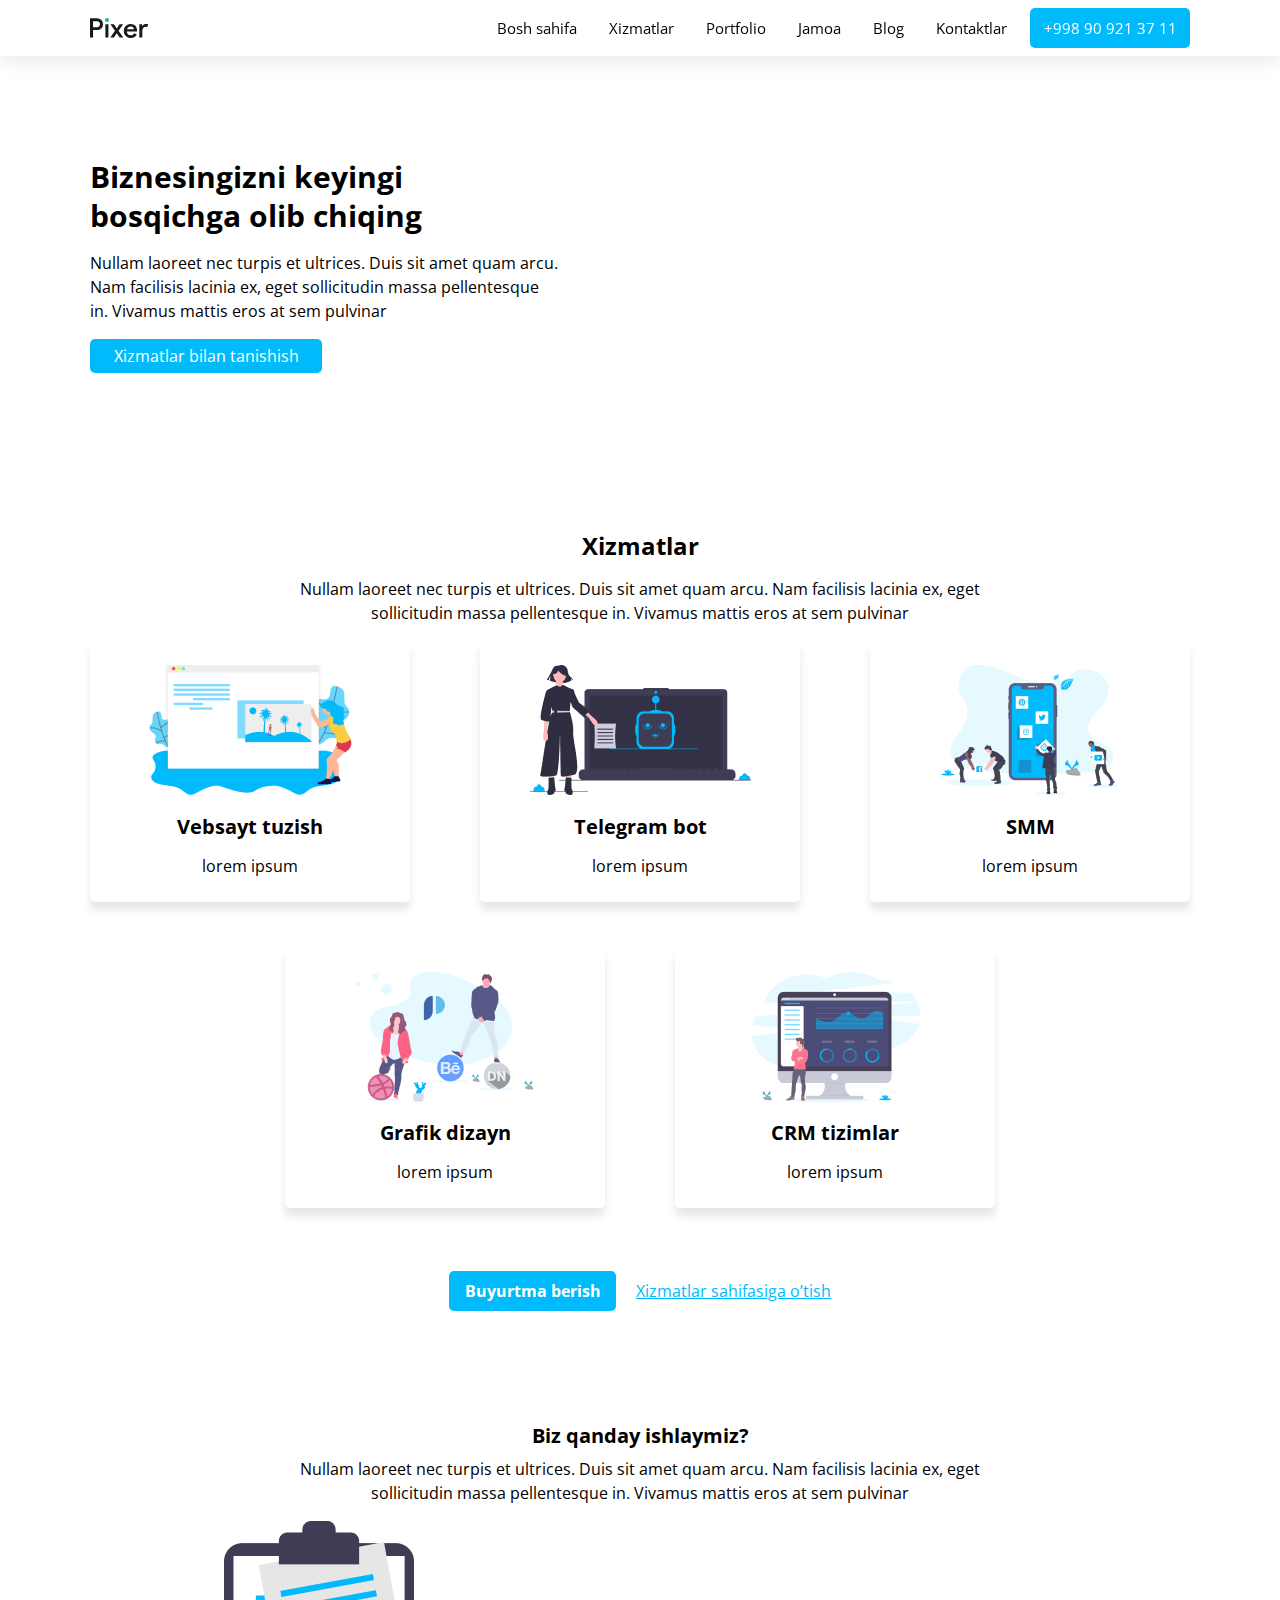
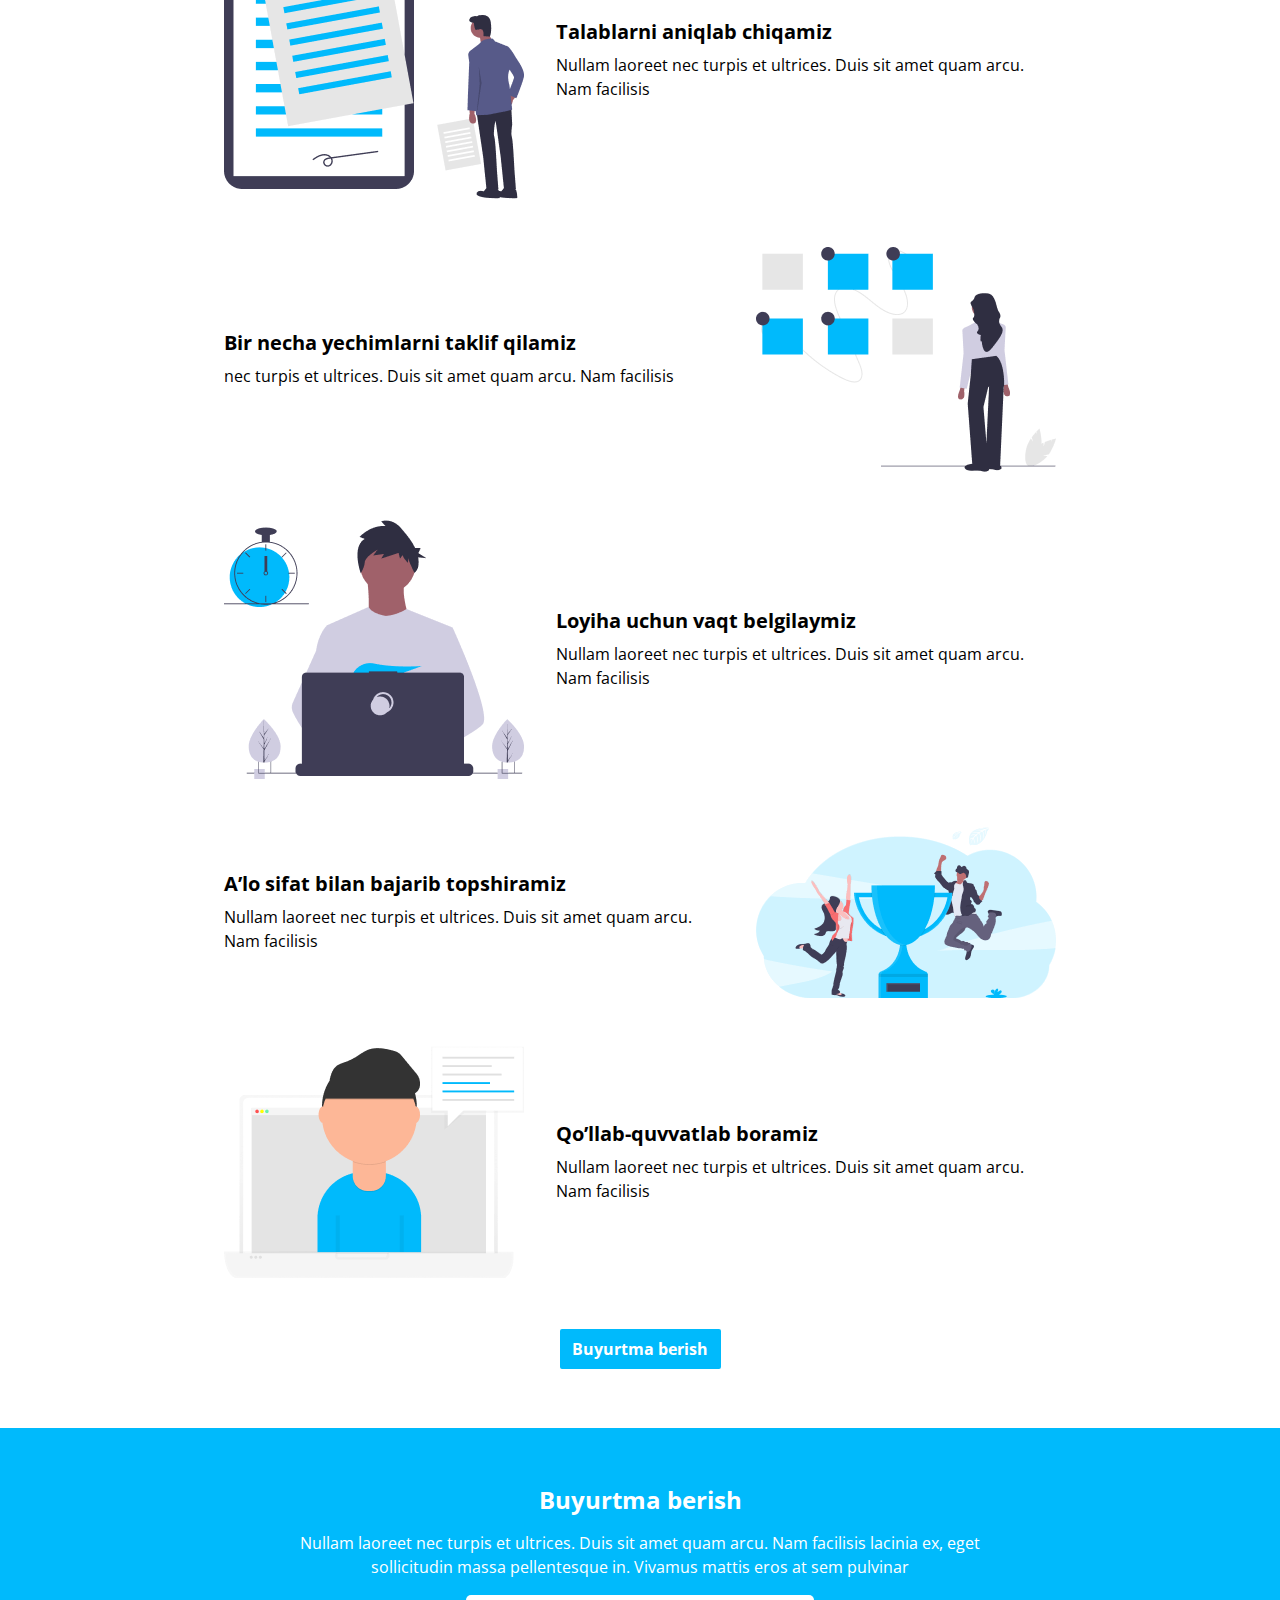
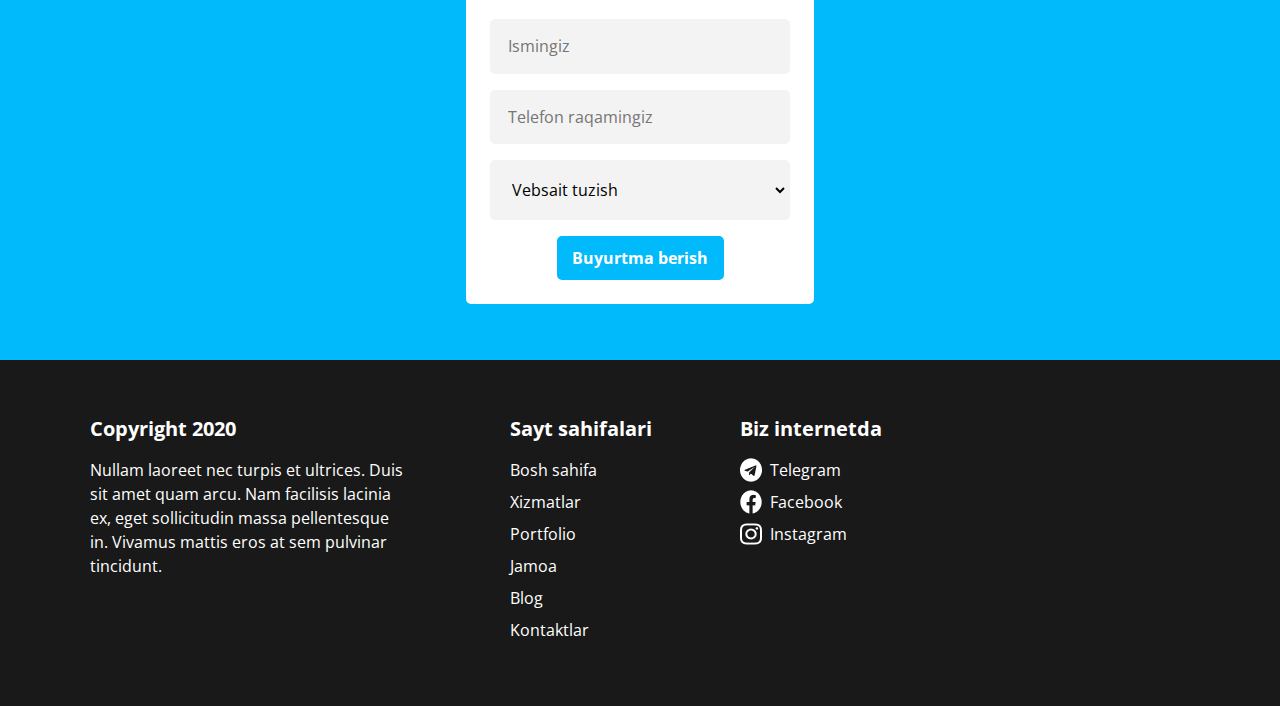
<file: index.html>
<!DOCTYPE html>
<html lang="en">
	<head>
		<meta charset="UTF-8" />
		<meta http-equiv="X-UA-Compatible" content="IE=edge" />
		<meta name="viewport" content="width=device-width, initial-scale=1.0" />
		<link rel="stylesheet" href="./css/normilise.css" />
		<link rel="stylesheet" href="./css/main.css" />
		<!-- <link rel="stylesheet" href="./css/main.min.css" /> -->
		<title>Document</title>
	</head>
	<body>
		<!-- site header -->
		<header class="header">
			<div class="container">
				<a class="logo_link" href="./index.html">
					<img
						class="logo"
						src="./images/pixer-logo.svg"
						alt="site logo pic"
					/>
				</a>

				<div class="header_right">
					<nav class="site_nav">
						<ul class="nav_list">
							<li class="nav_item">
								<a class="nav_link" href="./index.html"
									>Bosh sahifa</a
								>
							</li>
							<li class="nav_item sub">
								<a class="nav_link sub_menu" href="./service.html"
									>Xizmatlar</a
								>
								<ul class="sub_list">
									<li class="sub_item">
										<a class="sub_link" href="#">Vebsayt</a>
									</li>
									<li class="sub_item">
										<a class="sub_link" href="#"
											>Telegram bot</a
										>
									</li>
									<li class="sub_item">
										<a class="sub_link" href="#">SMM</a>
									</li>
									<li class="sub_item">
										<a class="sub_link" href="#"
											>Grafik dizayn</a
										>
									</li>
									<li class="sub_item">
										<a class="sub_link" href="#"
											>CRM tizim</a
										>
									</li>
								</ul>
							</li>
							<li class="nav_item">
								<a class="nav_link" href="./index.html"
									>Portfolio</a
								>
							</li>
							<li class="nav_item">
								<a class="nav_link" href="./index.html"
									>Jamoa</a
								>
							</li>
							<li class="nav_item">
								<a class="nav_link" href="./index.html">Blog</a>
							</li>
							<li class="nav_item">
								<a class="nav_link" href="./index.html"
									>Kontaktlar</a
								>
							</li>
						</ul>
					</nav>
					<a class="number_link" href="tel:+998 90 921 37 11"
						>+998 90 921 37 11</a
					>
				</div>
			</div>
		</header>
		<main class="main">
			<!-- intro section -->
			<section class="intro">
				<div class="container">
					<div class="intro_left">
						<h1 class="intro_headding">
							Biznesingizni keyingi bosqichga olib chiqing
						</h1>
						<p class="intro_paragraf">
							Nullam laoreet nec turpis et ultrices. Duis sit amet
							quam arcu. Nam facilisis lacinia ex, eget
							sollicitudin massa pellentesque in. Vivamus mattis
							eros at sem pulvinar
						</p>
						<a class="intro_link" href="#services"
							>Xizmatlar bilan tanishish</a
						>
					</div>

					<iframe
						class="youtube"
						width="458"
						height="258"
						src="https://www.youtube.com/embed/6_pru8U2RmM"
						title="YouTube video player"
						frameborder="0"
						allow="accelerometer; autoplay; clipboard-write; encrypted-media; gyroscope; 
				        picture-in-picture"
						allowfullscreen
					></iframe>
				</div>
			</section>

			<!-- Xizmatlar section -->

			<section class="service" id="services">
				<div class="container">
					<h2 class="service_headdng">Xizmatlar</h2>
					<p class="service_paragraf">
						Nullam laoreet nec turpis et ultrices. Duis sit amet
						quam arcu. Nam facilisis lacinia ex, eget sollicitudin
						massa pellentesque in. Vivamus mattis eros at sem
						pulvinar
					</p>

					<ul class="service_list">
						<li class="service_item">
							<a class="service_item_link" href="#">
								<h3 class="service_item_headding">
									Vebsayt tuzish
								</h3>
								<p class="service_item_paragraf">lorem ipsum</p>
							</a>
						</li>

						<li class="service_item">
							<a class="service_item_link bot" href="#">
								<h3 class="service_item_headding">
									Telegram bot
								</h3>
								<p class="service_item_paragraf">lorem ipsum</p>
							</a>
						</li>

						<li class="service_item">
							<a class="service_item_link smm" href="#">
								<h3 class="service_item_headding">SMM</h3>
								<p class="service_item_paragraf">lorem ipsum</p>
							</a>
						</li>

						<li class="service_item">
							<a class="service_item_link dizayn" href="#">
								<h3 class="service_item_headding">
									Grafik dizayn
								</h3>
								<p class="service_item_paragraf">lorem ipsum</p>
							</a>
						</li>

						<li class="service_item">
							<a class="service_item_link crm" href="#">
								<h3 class="service_item_headding">
									CRM tizimlar
								</h3>
								<p class="service_item_paragraf">lorem ipsum</p>
							</a>
						</li>
					</ul>

					<div class="service_link_box">
						<a class="order" href="#">Buyurtma berish</a>
						<a class="next" href="#">Xizmatlar sahifasiga o’tish</a>
					</div>
				</div>
			</section>

			<!-- work section -->

			<section class="work">
				<div class="container_small">
					<h2 class="work_headding">Biz qanday ishlaymiz?</h2>
					<p class="work_paragraf">
						Nullam laoreet nec turpis et ultrices. Duis sit amet
						quam arcu. Nam facilisis lacinia ex, eget sollicitudin
						massa pellentesque in. Vivamus mattis eros at sem
						pulvinar
					</p>
					<ol class="work_list">
						<li class="work_item">
							<div class="work_item_wrapper">
								<h3 class="work_item_headding">
									Talablarni aniqlab chiqamiz
								</h3>
								<p class="work_item_paragraf">
									Nullam laoreet nec turpis et ultrices. Duis
									sit amet quam arcu. Nam facilisis
								</p>
							</div>
						</li>

						<li class="work_item solve">
							<div class="work_item_wrapper">
								<h3 class="work_item_headding">
									Bir necha yechimlarni taklif qilamiz
								</h3>
								<p class="work_item_paragraf">
									nec turpis et ultrices. Duis sit amet quam
									arcu. Nam facilisis
								</p>
							</div>
						</li>

						<li class="work_item time">
							<div class="work_item_wrapper">
								<h3 class="work_item_headding">
									Loyiha uchun vaqt belgilaymiz
								</h3>
								<p class="work_item_paragraf">
									Nullam laoreet nec turpis et ultrices. Duis
									sit amet quam arcu. Nam facilisis
								</p>
							</div>
						</li>

						<li class="work_item cuality">
							<div class="work_item_wrapper">
								<h3 class="work_item_headding">
									A’lo sifat bilan bajarib topshiramiz
								</h3>
								<p class="work_item_paragraf">
									Nullam laoreet nec turpis et ultrices. Duis
									sit amet quam arcu. Nam facilisis
								</p>
							</div>
						</li>

						<li class="work_item support">
							<div class="work_item_wrapper">
								<h3 class="work_item_headding">
									Qo’llab-quvvatlab boramiz
								</h3>
								<p class="work_item_paragraf">
									Nullam laoreet nec turpis et ultrices. Duis
									sit amet quam arcu. Nam facilisis
								</p>
							</div>
						</li>
					</ol>
					<a class="work_link" href="#">Buyurtma berish</a>
				</div>
			</section>

			<section class="orders">
				<div class="container">
					<h2 class="orders_headding">Buyurtma berish</h2>
					<p class="orders_paragraf">
						Nullam laoreet nec turpis et ultrices. Duis sit amet
						quam arcu. Nam facilisis lacinia ex, eget sollicitudin
						massa pellentesque in. Vivamus mattis eros at sem
						pulvinar
					</p>
					<form class="orders_form" method="get" action="#">
						<input
							class="form_input"
							type="text"
							name="user_name"
							placeholder="Ismingiz"
							required
						/>
						<input
							class="form_input"
							type="tel"
							name="user_number"
							placeholder="Telefon raqamingiz"
							required
						/>
						<select
							class="form_sellect"
							name="order_choose"
							id="order_choose"
							required
						>
							<option value="" disabled selected>
								Vebsait tuzish
							</option>
							<option value="telegram bot">Telegramm bot</option>
							<option value="smm">SMM</option>
							<option value="grafik dzayn">Grafik dizayn</option>
							<option value="crm">CRM tizimlar</option>
						</select>

						<button class="form_btn" type="submit">
							Buyurtma berish
						</button>
					</form>
				</div>
			</section>
		</main>

		<!-- footer -->

		<footer class="footer">
			<div class="container">
				<div class="footera_info">
					<h2 class="footer_headding">Copyright 2020</h2>
					<p class="footer_paragraf">
						Nullam laoreet nec turpis et ultrices. Duis sit amet
						quam arcu. Nam facilisis lacinia ex, eget sollicitudin
						massa pellentesque in. Vivamus mattis eros at sem
						pulvinar tincidunt.
					</p>
				</div>
				<div class="pages">
					<h3 class="pages_headding">Sayt sahifalari</h3>
					<ul class="pages_list">
						<li class="pages_item">
							<a class="pages_link" href="./index.html"
								>Bosh sahifa</a
							>
						</li>
						<li class="pages_item">
							<a class="pages_link" href="#">Xizmatlar</a>
						</li>
						<li class="pages_item">
							<a class="pages_link" href="#">Portfolio</a>
						</li>
						<li class="pages_item">
							<a class="pages_link" href="#">Jamoa</a>
						</li>
						<li class="pages_item">
							<a class="pages_link" href="#">Blog</a>
						</li>
						<li class="pages_item">
							<a class="pages_link" href="#">Kontaktlar</a>
						</li>
					</ul>
				</div>

				<div class="madia">
					<h3 class="madia_headding">Biz internetda</h3>
					<ul class="media_list">
						<li class="media_item">
							<a class="madia_link" href="#">Telegram</a>
						</li>
						<li class="media_item facebook">
							<a class="madia_link" href="#">Facebook</a>
						</li>
						<li class="media_item instagram">
							<a class="madia_link" href="#">Instagram</a>
						</li>
					</ul>
				</div>
			</div>
		</footer>
	</body>
</html>
</file>
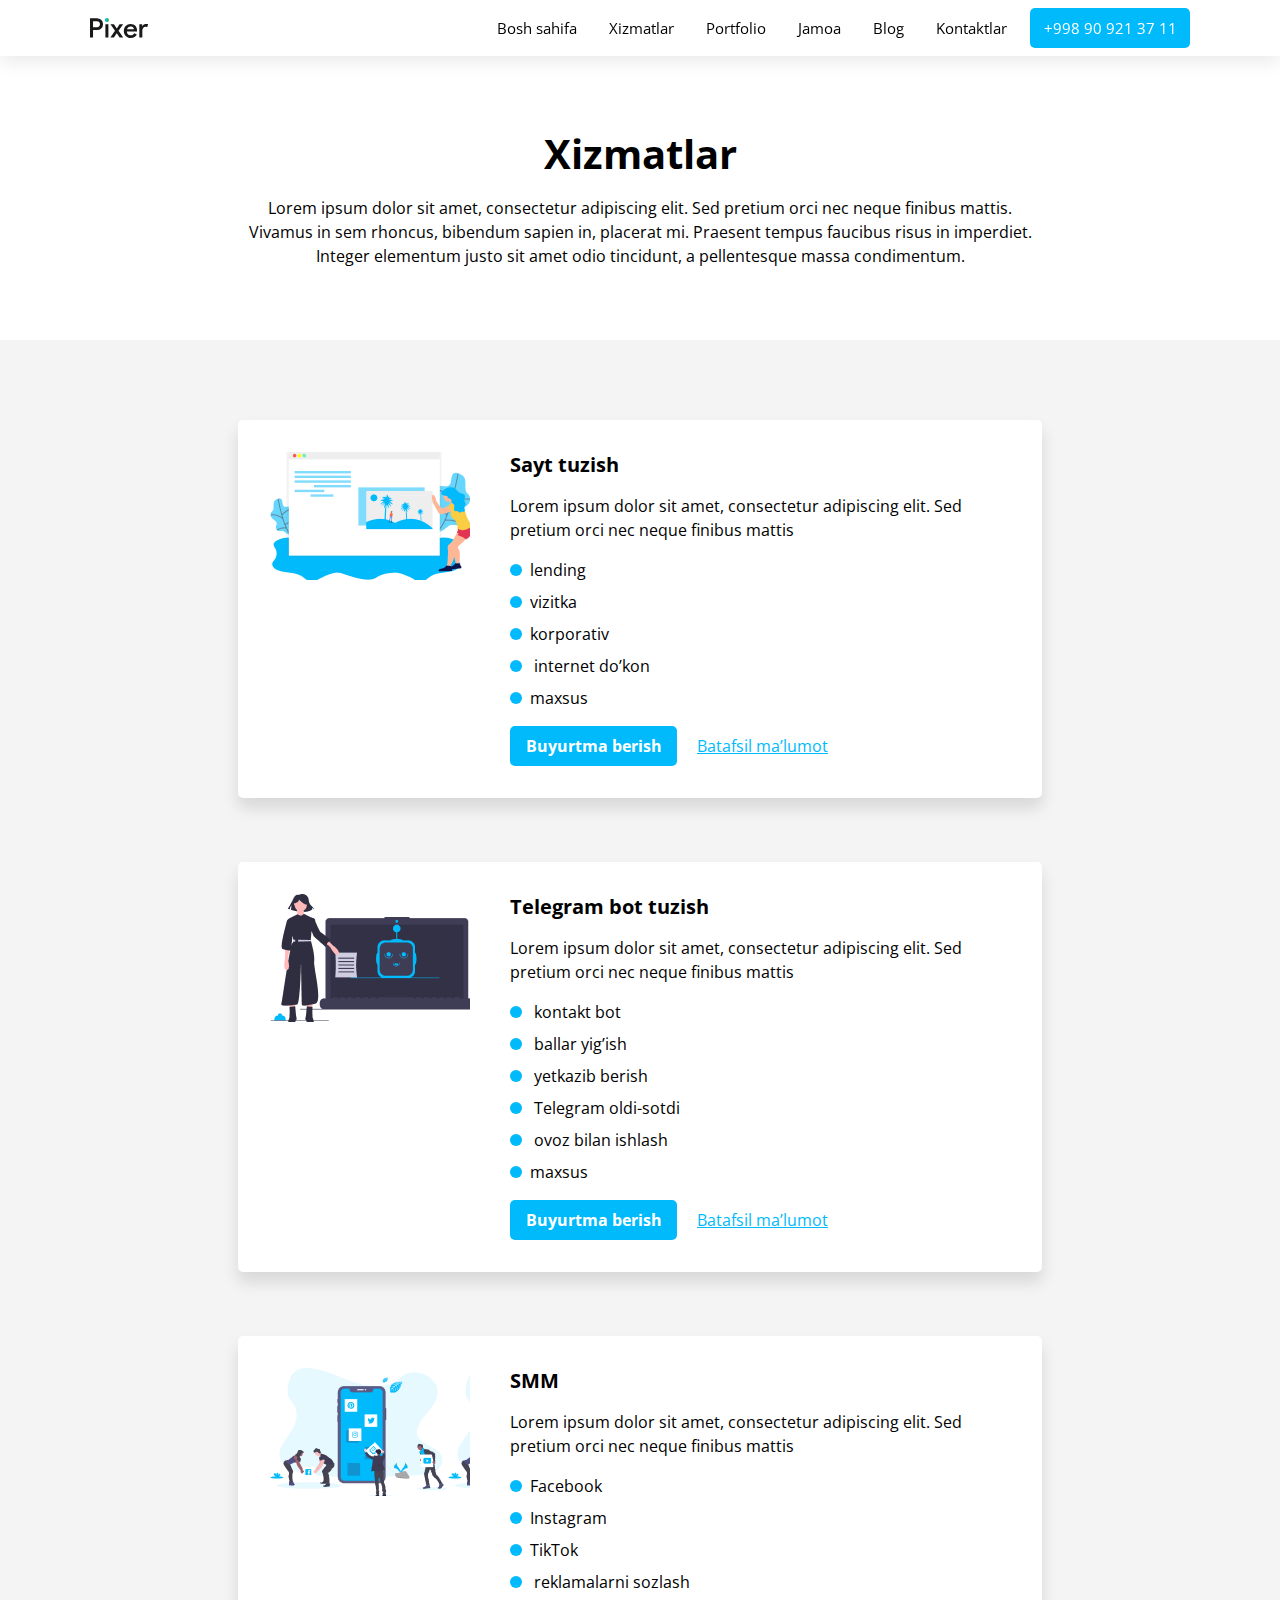
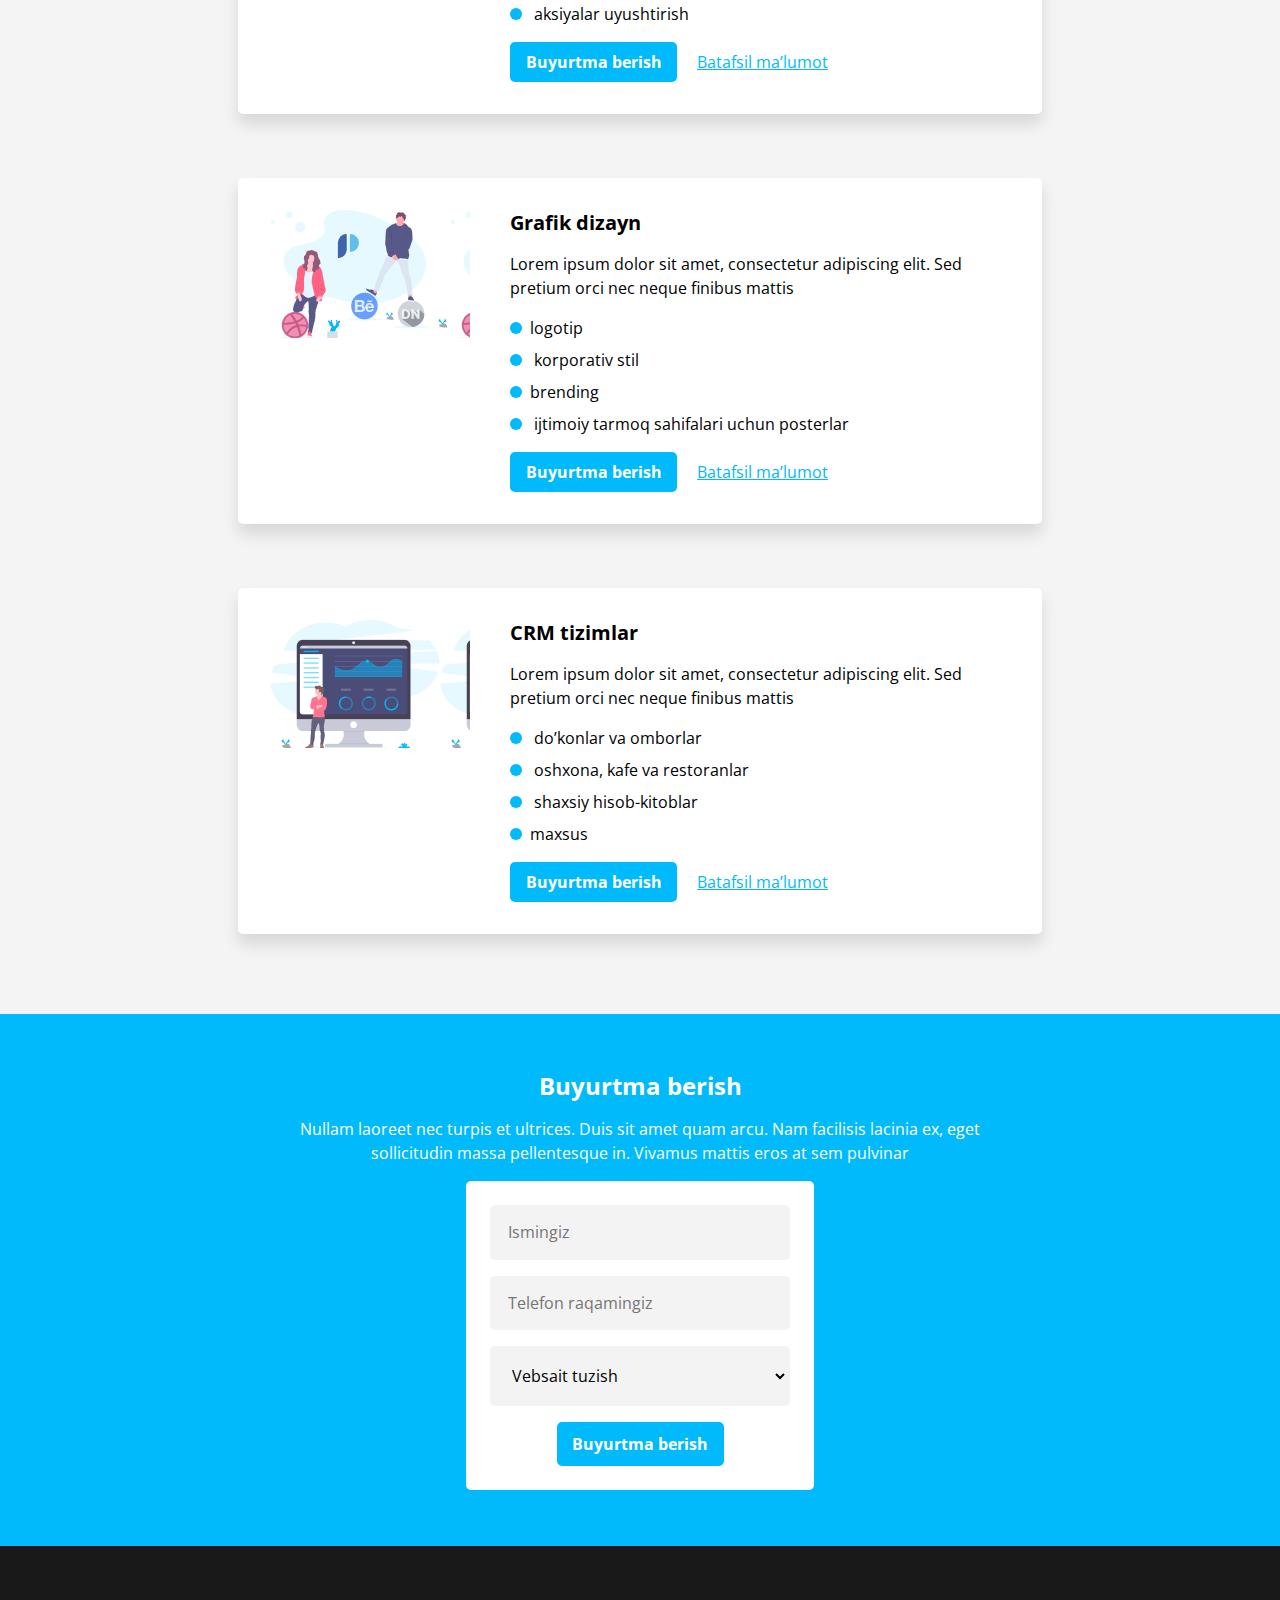
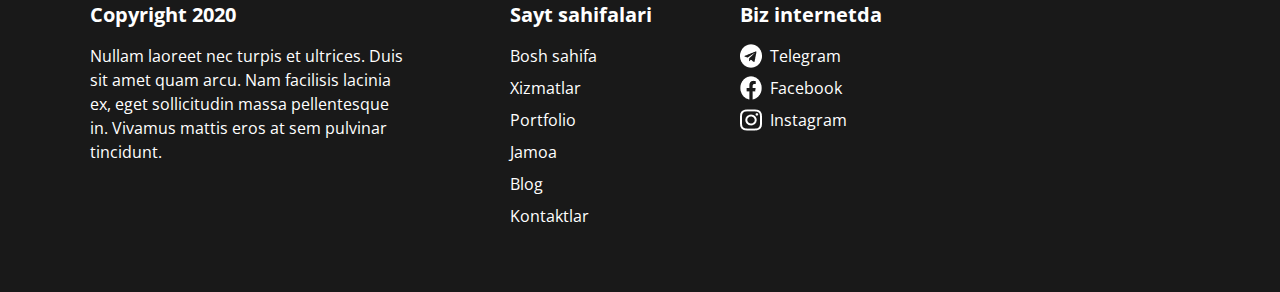
<file: service.html>
<!DOCTYPE html>
<html lang="en">
	<head>
		<meta charset="UTF-8" />
		<meta http-equiv="X-UA-Compatible" content="IE=edge" />
		<meta name="viewport" content="width=device-width, initial-scale=1.0" />
		<link rel="stylesheet" href="./css/normilise.css" />
		<link rel="stylesheet" href="./css/main.css" />
		<!-- <link rel="stylesheet" href="./css/main.min.css" /> -->
		<title>Service</title>
	</head>
	<body>
		<!-- site header -->
		<header class="header">
			<div class="container">
				<a class="logo_link" href="./index.html">
					<img
						class="logo"
						src="./images/pixer-logo.svg"
						alt="site logo pic"
					/>
				</a>

				<div class="header_right">
					<nav class="site_nav">
						<ul class="nav_list">
							<li class="nav_item mein">
								<a class="nav_link" href="./index.html"
									>Bosh sahifa</a
								>
							</li>
							<li class="nav_item sub">
								<a class="nav_link sub_menu" href="#services"
									>Xizmatlar</a
								>
								<ul class="sub_list">
									<li class="sub_item">
										<a class="sub_link" href="#">Vebsayt</a>
									</li>
									<li class="sub_item">
										<a class="sub_link" href="#"
											>Telegram bot</a
										>
									</li>
									<li class="sub_item">
										<a class="sub_link" href="#">SMM</a>
									</li>
									<li class="sub_item">
										<a class="sub_link" href="#"
											>Grafik dizayn</a
										>
									</li>
									<li class="sub_item">
										<a class="sub_link" href="#"
											>CRM tizim</a
										>
									</li>
								</ul>
							</li>
							<li class="nav_item">
								<a class="nav_link" href="./index.html"
									>Portfolio</a
								>
							</li>
							<li class="nav_item">
								<a class="nav_link" href="./index.html"
									>Jamoa</a
								>
							</li>
							<li class="nav_item">
								<a class="nav_link" href="./index.html">Blog</a>
							</li>
							<li class="nav_item">
								<a class="nav_link" href="./index.html"
									>Kontaktlar</a
								>
							</li>
						</ul>
					</nav>
					<a class="number_link" href="tel:+998 90 921 37 11"
						>+998 90 921 37 11</a
					>
				</div>
			</div>
		</header>

		<main class="site_main">
			<section class="intros">
				<div class="container">
					<h2 class="intros_headding">Xizmatlar</h2>
					<p class="intros_paragraf">
						Lorem ipsum dolor sit amet, consectetur adipiscing elit.
						Sed pretium orci nec neque finibus mattis. Vivamus in
						sem rhoncus, bibendum sapien in, placerat mi. Praesent
						tempus faucibus risus in imperdiet. Integer elementum
						justo sit amet odio tincidunt, a pellentesque massa
						condimentum.
					</p>
				</div>
			</section>

			<section class="servic">
				<div class="container">
					<ul class="servic_list">
						<li class="servic_item">
							<div class="wrapper">
								<h3 class="wrapper_headding">Sayt tuzish</h3>
								<p class="wrapper_paragraf">
									Lorem ipsum dolor sit amet, consectetur
									adipiscing elit. Sed pretium orci nec neque
									finibus mattis
								</p>
								<ul class="sub_service_list">
									<li class="sub_service_item">lending</li>
									<li class="sub_service_item">vizitka</li>
									<li class="sub_service_item">korporativ</li>
									<li class="sub_service_item">
										internet do’kon
									</li>
									<li class="sub_service_item">maxsus</li>
								</ul>
								<a class="order" href="#">Buyurtma berish</a>
								<a class="next" href="#">Batafsil ma’lumot</a>
							</div>
						</li>

						<li class="servic_item bot">
							<div class="wrapper">
								<h3 class="wrapper_headding">
									Telegram bot tuzish
								</h3>
								<p class="wrapper_paragraf">
									Lorem ipsum dolor sit amet, consectetur
									adipiscing elit. Sed pretium orci nec neque
									finibus mattis
								</p>
								<ul class="sub_service_list">
									<li class="sub_service_item">
										kontakt bot
									</li>
									<li class="sub_service_item">
										ballar yig’ish
									</li>
									<li class="sub_service_item">
										yetkazib berish
									</li>
									<li class="sub_service_item">
										Telegram oldi-sotdi
									</li>
									<li class="sub_service_item">
										ovoz bilan ishlash
									</li>
									<li class="sub_service_item">maxsus</li>
								</ul>
								<a class="order" href="#">Buyurtma berish</a>
								<a class="next" href="#">Batafsil ma’lumot</a>
							</div>
						</li>

						<li class="servic_item smm">
							<div class="wrapper">
								<h3 class="wrapper_headding">SMM</h3>
								<p class="wrapper_paragraf">
									Lorem ipsum dolor sit amet, consectetur
									adipiscing elit. Sed pretium orci nec neque
									finibus mattis
								</p>
								<ul class="sub_service_list">
									<li class="sub_service_item">Facebook</li>
									<li class="sub_service_item">Instagram</li>
									<li class="sub_service_item">TikTok</li>
									<li class="sub_service_item">
										reklamalarni sozlash
									</li>
									<li class="sub_service_item">
										aksiyalar uyushtirish
									</li>
								</ul>
								<a class="order" href="#">Buyurtma berish</a>
								<a class="next" href="#">Batafsil ma’lumot</a>
							</div>
						</li>

						<li class="servic_item dizayn">
							<div class="wrapper">
								<h3 class="wrapper_headding">Grafik dizayn</h3>
								<p class="wrapper_paragraf">
									Lorem ipsum dolor sit amet, consectetur
									adipiscing elit. Sed pretium orci nec neque
									finibus mattis
								</p>
								<ul class="sub_service_list">
									<li class="sub_service_item">logotip</li>
									<li class="sub_service_item">
										korporativ stil
									</li>
									<li class="sub_service_item">brending</li>
									<li class="sub_service_item">
										ijtimoiy tarmoq sahifalari uchun
										posterlar
									</li>
								</ul>
								<a class="order" href="#">Buyurtma berish</a>
								<a class="next" href="#">Batafsil ma’lumot</a>
							</div>
						</li>

						<li class="servic_item crm">
							<div class="wrapper">
								<h3 class="wrapper_headding">CRM tizimlar</h3>
								<p class="wrapper_paragraf">
									Lorem ipsum dolor sit amet, consectetur
									adipiscing elit. Sed pretium orci nec neque
									finibus mattis
								</p>
								<ul class="sub_service_list">
									<li class="sub_service_item">
										do’konlar va omborlar
									</li>
									<li class="sub_service_item">
										oshxona, kafe va restoranlar
									</li>
									<li class="sub_service_item">
										shaxsiy hisob-kitoblar
									</li>
									<li class="sub_service_item">maxsus</li>
								</ul>
								<a class="order" href="#">Buyurtma berish</a>
								<a class="next" href="#">Batafsil ma’lumot</a>
							</div>
						</li>
					</ul>
				</div>
			</section>

			<section class="orders">
				<div class="container">
					<h2 class="orders_headding">Buyurtma berish</h2>
					<p class="orders_paragraf">
						Nullam laoreet nec turpis et ultrices. Duis sit amet
						quam arcu. Nam facilisis lacinia ex, eget sollicitudin
						massa pellentesque in. Vivamus mattis eros at sem
						pulvinar
					</p>
					<form class="orders_form" method="get" action="#">
						<input
							class="form_input"
							type="text"
							name="user_name"
							placeholder="Ismingiz"
							required
						/>
						<input
							class="form_input"
							type="tel"
							name="user_number"
							placeholder="Telefon raqamingiz"
							required
						/>
						<select
							class="form_sellect"
							name="order_choose"
							id="order_choose"
							required
						>
							<option value="" disabled selected>
								Vebsait tuzish
							</option>
							<option value="telegram bot">Telegramm bot</option>
							<option value="smm">SMM</option>
							<option value="grafik dzayn">Grafik dizayn</option>
							<option value="crm">CRM tizimlar</option>
						</select>

						<button class="form_btn" type="submit">
							Buyurtma berish
						</button>
					</form>
				</div>
			</section>
		</main>

		<!-- footer -->

		<footer class="footer">
			<div class="container">
				<div class="footera_info">
					<h2 class="footer_headding">Copyright 2020</h2>
					<p class="footer_paragraf">
						Nullam laoreet nec turpis et ultrices. Duis sit amet
						quam arcu. Nam facilisis lacinia ex, eget sollicitudin
						massa pellentesque in. Vivamus mattis eros at sem
						pulvinar tincidunt.
					</p>
				</div>
				<div class="pages">
					<h3 class="pages_headding">Sayt sahifalari</h3>
					<ul class="pages_list">
						<li class="pages_item">
							<a class="pages_link" href="./index.html"
								>Bosh sahifa</a
							>
						</li>
						<li class="pages_item">
							<a class="pages_link" href="#">Xizmatlar</a>
						</li>
						<li class="pages_item">
							<a class="pages_link" href="#">Portfolio</a>
						</li>
						<li class="pages_item">
							<a class="pages_link" href="#">Jamoa</a>
						</li>
						<li class="pages_item">
							<a class="pages_link" href="#">Blog</a>
						</li>
						<li class="pages_item">
							<a class="pages_link" href="#">Kontaktlar</a>
						</li>
					</ul>
				</div>

				<div class="madia">
					<h3 class="madia_headding">Biz internetda</h3>
					<ul class="media_list">
						<li class="media_item">
							<a class="madia_link" href="#">Telegram</a>
						</li>
						<li class="media_item facebook">
							<a class="madia_link" href="#">Facebook</a>
						</li>
						<li class="media_item instagram">
							<a class="madia_link" href="#">Instagram</a>
						</li>
					</ul>
				</div>
			</div>
		</footer>
	</body>
</html>
</file>
<file: css/main.css>
@font-face {
	font-family: 'Open Sans';
	font-style: normal;
	font-weight: 400;
	src: local(''),
		url('../fonts/open-sans-v34-latin-regular.woff2') format('woff2'),
		url('../fonts/open-sans-v34-latin-regular.woff') format('woff');
}

@font-face {
	font-family: 'Open Sans';
	font-style: normal;
	font-weight: 700;
	src: url('../fonts/open-sans-v34-latin-700.woff2') format('woff2'),
		url('../fonts/open-sans-v34-latin-700.woff') format('woff');
}

*,
::after,
::before {
	box-sizing: border-box;
}

body {
	font-family: 'Open Sans', 'Times New Roman', Times, serif;
	font-style: normal;
	font-size: 16px;
	margin: 0;
	padding: 0;
	padding-top: 56px;
}

img {
	vertical-align: middle;
	object-fit: cover;
}

.container {
	width: 1140px;
	margin: 0 auto;
	padding: 0 20px;
}

.container_small {
	width: 872px;
	margin: 0 auto;
	padding: 0 20px;
}

.header {
	position: fixed;
	width: 100%;
	top: 0;
	left: 0;
	z-index: 97;
	background-color: #fff;
	box-shadow: 0px 4px 20px rgba(0, 0, 0, 0.1);
}

.header .container {
	display: flex;
	align-items: center;
}

.logo_link:hover {
	opacity: 0.8;
}

.logo_link:active {
	opacity: 0.4;
}

.header_right {
	display: flex;
	align-items: center;
	margin: 0;
	margin-left: auto;
}

.nav_list {
	display: flex;
	list-style: none;
	margin: 0;
	padding: 0;
}

.nav_item {
	position: relative;
}

.nav_item:active {
	background-color: rgba(25, 25, 25, 0.7);
}

.nav_item::after {
	position: absolute;
	left: 0;
	bottom: 0;
	display: none;
	width: 100%;
	height: 3px;
	background-color: #000;
	content: ' ';
}

.nav_item:hover::after {
	display: block;
}

.nav_link {
	display: inline-block;
	text-decoration: none;
	font-size: 15px;
	line-height: 24px;
	margin: 0;
	padding: 16px;
	color: #000000;
}

.nav_item:active .nav_link {
	color: #ffffff;
}

/* ============== tagidagi qora chiziqni box shadow bilan ham berib ko'rdim ================ */
/* .nav_link:hover {
	box-shadow: 0 3px 0 0 #191919;
}
.nav_link:active {
	color: #ffffff;
	background-color: rgba(25, 25, 25, 0.7);
	box-shadow: 0 3px 0 0 rgba(25, 25, 25, 0.7);
} */

.sub_menu {
	position: relative;
}

.sub_list {
	display: none;
	position: absolute;
	top: 100%;
	right: 50%;
	transform: translate(50%);
	width: 135px;
	list-style-type: none;
	margin: 0;
	padding: 5px 0;
	background: #ffffff;
	box-shadow: 0px 12px 21px rgba(0, 0, 0, 0.3);
	border-radius: 5px;
}

.sub_item {
	padding: 10px;
}

.sub_item:hover {
	background-color: #00bafc;
}

.sub_item:active {
	opacity: 0.6;
}

.sub_link {
	display: inline-block;
	text-decoration: none;
	font-weight: 400;
	font-size: 16px;
	line-height: 24px;
	color: #000000;
}

.sub:hover .sub_list {
	display: inline-block;
}

.sub_menu:hover {
	box-shadow: 0 3px 0 0 #ffffff;
}
.number_link {
	display: inline-block;
	width: 160px;
	text-align: center;
	text-decoration: none;
	margin-left: 7px;
	padding: 8px 0;
	background: #00bafc;
	border-radius: 5px;
	font-weight: 400;
	font-size: 15px;
	line-height: 24px;
	color: #ffffff;
	/* border: 3px solid #ffffff; */
}

.number_link:hover {
	color: #00bafc;
	background: #ffffff;
	box-shadow: inset 0 0 0 3px #00bafc;
	/* border: 3px solid #00bafc; */
	/* border-radius: 5px; */
}

.number_link:active {
	color: #ffffff;
	background: rgba(0, 186, 252, 0.6);
}

/* intro section */

.intro .container {
	display: flex;
	align-items: center;
	padding: 80px 20px;
}

.intro_left {
	width: 470px;
}

.intro_headding {
	margin: 0;
	margin-bottom: 16px;
	font-weight: 700;
	font-size: 30px;
	line-height: 130%;
	color: #000000;
}

.intro_paragraf {
	margin: 0;
	margin-bottom: 16px;
	font-weight: 400;
	font-size: 16px;
	line-height: 24px;
	color: #000000;
}

.intro_link {
	display: inline-block;
	width: 232px;
	padding: 8px 0;
	text-align: center;
	text-decoration: none;
	color: #ffffff;
	background: #00bafc;
	border-radius: 5px;
}

.intro_link:hover {
	background-color: rgba(0, 186, 252, 0.8);
}
.intro_link:active {
	background-color: rgba(0, 186, 252, 0.6);
}

.youtube {
	border-radius: 10px;
	margin-left: auto;
}

/* service section */
.service .container {
	padding: 56px 20px;
}
.service_headdng {
	font-weight: 700;
	font-size: 24px;
	line-height: 130%;
	text-align: center;
	margin: 0;
	margin-bottom: 16px;
	color: #000000;
}

.service_paragraf {
	width: 719px;
	margin-right: auto;
	margin-left: auto;
	margin-bottom: 16px;
	font-weight: 400;
	font-size: 16px;
	line-height: 24px;
	text-align: center;
	color: #000000;
}

.service_list {
	display: flex;
	flex-wrap: wrap;
	justify-content: center;
	list-style: none;
	margin: 0;
	margin: -23px -35px;
	margin-bottom: 40px;
	padding: 0;
}

.service_item {
	width: 320px;
	text-align: center;
	margin: 23px 35px;
	padding: 24px 0;
	background: #ffffff;
	box-shadow: 0px 8px 8px rgba(0, 0, 0, 0.1);
	border-radius: 5px;
}

.service_item:hover {
	background: #ffffff;
	box-shadow: 0px 12px 21px rgba(0, 0, 0, 0.3);
	border-radius: 5px;
}

.service_item:active {
	background: #ffffff;
	box-shadow: 0px 4px 4px rgba(0, 0, 0, 0.5);
	border-radius: 5px;
}

.service_item_link {
	text-decoration: none;
}

.service_item_link::before {
	display: inline-block;
	background-image: url(../images/website-illustration.png);
	width: 203px;
	height: 130px;
	margin-bottom: 16px;
	content: ' ';
}

.bot::before {
	background-image: url(../images/bot.png);
	width: 222px;
}

.smm::before {
	background-image: url(../images/smm.png);
	width: 178px;
}

.dizayn::before {
	background-image: url(../images/design.png);
	width: 179px;
}

.crm::before {
	background-image: url(../images/crm.png);
	width: 169px;
}

.service_item_headding {
	margin: 0;
	margin-bottom: 15px;
	font-weight: 700;
	font-size: 20px;
	line-height: 120%;
	color: #000000;
}

.service_item_paragraf {
	margin: 0;
	font-weight: 400;
	font-size: 16px;
	line-height: 24px;
	color: #000000;
}

.service_link_box {
	text-align: center;
}
.order {
	display: inline-block;
	text-align: center;
	text-decoration: none;
	width: 167px;
	margin-right: 16px;
	padding: 8px 0;
	font-weight: 700;
	font-size: 16px;
	line-height: 24px;
	color: #ffffff;
	background: #00bafc;
	border-radius: 5px;
}

.order:hover {
	background-color: rgba(0, 186, 252, 0.8);
}

.order:active {
	background-color: rgba(0, 186, 252, 0.6);
}

.next {
	text-decoration-line: underline;
	color: #00bafc;
}

.next:hover {
	color: rgba(0, 186, 252, 0.6);
}

.next:active {
	text-decoration: none;
}
/* work section */
.work .container_small {
	padding: 56px 20px;
}

.work_headding {
	text-align: center;
	margin: 0;
	margin-bottom: 8px;
	font-weight: 700;
	font-size: 20px;
	line-height: 130%;
	text-align: center;
	color: #000000;
}

.work_paragraf {
	width: 719px;
	text-align: center;
	margin: 0;
	margin-bottom: 16px;
	margin-left: auto;
	margin-right: auto;
	font-weight: 400;
	font-size: 16px;
	line-height: 24px;
	color: #000000;
}

.work_list {
	margin: 0;
	padding: 0;
	list-style: none;
}

.work_item {
	display: flex;
	align-items: center;
	justify-content: space-between;
	margin-bottom: 48px;
}

.work_item_wrapper {
	width: 500px;
}

.work_item::before {
	display: inline-block;
	background-image: url(../images/order.png);
	background-repeat: no-repeat;
	width: 300px;
	height: 278px;
	content: ' ';
}

.work_item:nth-child(2n)::before {
	order: 1;
}

.work_item_headding {
	margin: 0;
	margin-bottom: 8px;
	font-weight: 700;
	font-size: 20px;
	line-height: 130%;
	color: #000000;
}

.work_item_paragraf {
	margin: 0;
	font-weight: 400;
	font-size: 16px;
	line-height: 24px;
	color: #000000;
}

.solve::before {
	background-image: url(../images/solve.png);
	height: 225px;
}

.time::before {
	background-image: url(../images/time.png);
	height: 259px;
}

.cuality::before {
	background-image: url(../images/cuality.png);
	height: 171px;
}

.support::before {
	background-image: url(../images/support.png);
	height: 232px;
}

.work_link {
	display: block;
	text-align: center;
	width: 167px;
	margin: 0 auto;
	padding: 8px 0;
	font-weight: 700;
	font-size: 16px;
	line-height: 24px;
	text-decoration: none;
	color: #ffffff;
	background: #00bafc;
	border-radius: 5px;
	border: 3px solid #ffffff;
}

.work_link:hover {
	color: #00bafc;
	background: #ffffff;
	border: 3px solid #00bafc;
}

.work_link:active {
	color: #ffffff;
	background: rgba(0, 186, 252, 0.6);
}

/* orders section */

.orders {
	background-color: #00bafc;
	/* margin-bottom: 16px; */
	padding: 56px 0;
}

.orders_headding {
	text-align: center;
	margin: 0;
	margin-bottom: 16px;
	font-weight: 700;
	font-size: 24px;
	line-height: 130%;
	text-align: center;
	color: #ffffff;
}

.orders_paragraf {
	display: block;
	width: 719px;
	text-align: center;
	margin: 0 auto;
	margin-bottom: 16px;
	font-weight: 400;
	font-size: 16px;
	line-height: 150%;
	text-align: center;
	color: #ffffff;
}

.orders_form {
	width: 348px;
	margin: 0 auto;
	padding: 24px;
	background: #ffffff;
	border-radius: 5px;
}

.form_input {
	display: block;
	width: 300px;
	padding: 16px;
	margin: 0 auto;
	margin-bottom: 16px;
	outline: 0;
	color: #000000;
	background: #f3f3f3;
	border-radius: 5px;
	border: 2px solid #f3f3f3;
}

.form_input:focus {
	border: 2px solid blue;
}

.form_sellect {
	width: 300px;
	padding: 16px;
	margin-bottom: 16px;
	outline: 0;
	color: #000000;
	background: #f3f3f3;
	border-radius: 5px;
	border: 2px solid #f3f3f3;
}

.form_btn {
	display: block;
	width: 167px;
	text-align: center;
	margin: 0 auto;
	padding: 8px 0;
	font-weight: 700;
	font-size: 16px;
	line-height: 24px;
	transition: background-color 0.3s ease;
	color: #ffffff;
	background: #00bafc;
	border-radius: 5px;
	border: 2px solid #00bafc;
}

.form_btn:hover {
	color: #00bafc;
	background: #ffffff;
	border: 2px solid #00bafc;
}

.form_btn:active {
	color: #ffffff;
	background: rgba(0, 186, 252, 0.6);
}

.form_btn:focus {
	border: 2px solid coral;
}

/* footer */
.footer {
	background-color: #191919;
	padding: 56px 0;
}

.footer .container {
	display: flex;
}

.footera_info {
	width: 320px;
	margin-right: 100px;
}

.footer_headding {
	margin: 0;
	margin-bottom: 16px;
	font-weight: 700;
	font-size: 20px;
	line-height: 130%;
	color: #ffffff;
}

.footer_paragraf {
	margin: 0;
	font-weight: 400;
	font-size: 16px;
	line-height: 150%;
	color: #ffffff;
}

.pages {
	width: 143px;
	margin-right: 87px;
}
.pages_headding {
	margin: 0;
	margin-bottom: 16px;
	font-weight: 700;
	font-size: 20px;
	line-height: 130%;
	color: #ffffff;
}

.pages_list {
	margin: 0;
	padding: 0;
	list-style-type: none;
}

.pages_link {
	display: inline-block;
	text-decoration: none;
	margin-bottom: 8px;
	font-weight: 400;
	font-size: 16px;
	line-height: 24px;
	color: #ffffff;
}

.pages_link:hover {
	color: #00bafc;
}

.pages_link:active {
	opacity: 0.6;
}

.madia_headding {
	margin: 0;
	margin-bottom: 16px;
	font-weight: 700;
	font-size: 20px;
	line-height: 130%;
	color: #ffffff;
}

.media_list {
	margin: 0;
	padding: 0;
	list-style-type: none;
}

.media_item {
	display: flex;
	align-items: center;
	margin-bottom: 8px;
}

.media_item::before {
	display: inline-block;
	background-image: url(../images/telegram.png);
	background-repeat: no-repeat;
	width: 22px;
	height: 24px;
	margin-right: 8px;
	content: ' ';
}

.facebook::before {
	background-image: url(../images/facebook.png);
}

.instagram::before {
	background-image: url(../images/instagram.png);
}

.madia_link {
	display: inline-block;
	text-decoration: none;
	font-weight: 400;
	font-size: 16px;
	line-height: 24px;
	color: #ffffff;
}

.madia_link:hover {
	color: #00bafc;
}

.madia_link:active {
	opacity: 0.6;
}

/* ========================== servises html =====================*/

.intros .container {
	padding: 72px 20px;
}

.intros_headding {
	text-align: center;
	font-weight: 700;
	font-size: 40px;
	line-height: 130%;
	margin: 0;
	margin-bottom: 16px;
	color: #000000;
}

.intros_paragraf {
	width: 800px;
	text-align: center;
	margin: 0;
	margin-left: auto;
	margin-right: auto;
	font-weight: 400;
	font-size: 16px;
	line-height: 24px;
	text-align: center;
	color: #000000;
}

.servic {
	padding: 80px 0;
	background: #f4f4f4;
}

.servic_list {
	list-style-type: none;
	margin: 0;
	padding: 0;
}

.servic_item {
	display: flex;
	justify-content: space-between;
	width: 804px;
	margin: 0 auto;
	margin-bottom: 64px;
	padding: 32px;
	background: #ffffff;
	box-shadow: 0px 10px 16px rgba(0, 0, 0, 0.12);
	border-radius: 5px;
}

.servic_item:nth-child(5) {
	margin-bottom: 0;
}

.servic_item::before {
	display: inline-block;
	width: 200px;
	height: 128px;
	top: 0;
	left: 0;
	background-image: url(../images/website-illustration.png);
	content: ' ';
}

.bot::before {
	background-image: url(../images/bot.png);
}

.smm::before {
	background-image: url(../images/smm.png);
}

.dizayn::before {
	background-image: url(../images/design.png);
}

.crm::before {
	background-image: url(../images/crm.png);
}
.wrapper_headding {
	margin: 0;
	margin-bottom: 16px;
	font-weight: 700;
	font-size: 20px;
	line-height: 130%;
	color: #000000;
}

.wrapper_paragraf {
	width: 500px;
	margin: 0;
	margin-bottom: 16px;
	font-weight: 400;
	font-size: 16px;
	line-height: 24px;
	color: #000000;
}

.sub_service_list {
	list-style-type: none;
	margin: 0;
	margin-bottom: 16px;
	padding: 0;
}

.sub_service_item {
	margin-bottom: 8px;
	font-weight: 400;
	font-size: 16px;
	line-height: 24px;
	color: #000000;
}

.sub_service_item::before {
	display: inline-block;
	width: 12px;
	height: 12px;
	left: 0;
	top: 0;
	margin-right: 8px;
	background: #00bafc;
	border-radius: 12px;
	content: ' ';
}
</file>
<file: css/normilise.css>
/*! normalize.css v8.0.1 | MIT License | github.com/necolas/normalize.css */

/* Document
   ========================================================================== */

/**
 * 1. Correct the line height in all browsers.
 * 2. Prevent adjustments of font size after orientation changes in iOS.
 */

 html {
    line-height: 1.15; /* 1 */
    -webkit-text-size-adjust: 100%; /* 2 */
  }
  
  /* Sections
     ========================================================================== */
  
  /**
   * Remove the margin in all browsers.
   */
  
  body {
    margin: 0;
  }
  
  /**
   * Render the `main` element consistently in IE.
   */
  
  main {
    display: block;
  }
  
  /**
   * Correct the font size and margin on `h1` elements within `section` and
   * `article` contexts in Chrome, Firefox, and Safari.
   */
  
  h1 {
    font-size: 2em;
    margin: 0.67em 0;
  }
  
  /* Grouping content
     ========================================================================== */
  
  /**
   * 1. Add the correct box sizing in Firefox.
   * 2. Show the overflow in Edge and IE.
   */
  
  hr {
    box-sizing: content-box; /* 1 */
    height: 0; /* 1 */
    overflow: visible; /* 2 */
  }
  
  /**
   * 1. Correct the inheritance and scaling of font size in all browsers.
   * 2. Correct the odd `em` font sizing in all browsers.
   */
  
  pre {
    font-family: monospace, monospace; /* 1 */
    font-size: 1em; /* 2 */
  }
  
  /* Text-level semantics
     ========================================================================== */
  
  /**
   * Remove the gray background on active links in IE 10.
   */
  
  a {
    background-color: transparent;
  }
  
  /**
   * 1. Remove the bottom border in Chrome 57-
   * 2. Add the correct text decoration in Chrome, Edge, IE, Opera, and Safari.
   */
  
  abbr[title] {
    border-bottom: none; /* 1 */
    text-decoration: underline; /* 2 */
    text-decoration: underline dotted; /* 2 */
  }
  
  /**
   * Add the correct font weight in Chrome, Edge, and Safari.
   */
  
  b,
  strong {
    font-weight: bolder;
  }
  
  /**
   * 1. Correct the inheritance and scaling of font size in all browsers.
   * 2. Correct the odd `em` font sizing in all browsers.
   */
  
  code,
  kbd,
  samp {
    font-family: monospace, monospace; /* 1 */
    font-size: 1em; /* 2 */
  }
  
  /**
   * Add the correct font size in all browsers.
   */
  
  small {
    font-size: 80%;
  }
  
  /**
   * Prevent `sub` and `sup` elements from affecting the line height in
   * all browsers.
   */
  
  sub,
  sup {
    font-size: 75%;
    line-height: 0;
    position: relative;
    vertical-align: baseline;
  }
  
  sub {
    bottom: -0.25em;
  }
  
  sup {
    top: -0.5em;
  }
  
  /* Embedded content
     ========================================================================== */
  
  /**
   * Remove the border on images inside links in IE 10.
   */
  
  img {
    border-style: none;
  }
  
  /* Forms
     ========================================================================== */
  
  /**
   * 1. Change the font styles in all browsers.
   * 2. Remove the margin in Firefox and Safari.
   */
  
  button,
  input,
  optgroup,
  select,
  textarea {
    font-family: inherit; /* 1 */
    font-size: 100%; /* 1 */
    line-height: 1.15; /* 1 */
    margin: 0; /* 2 */
  }
  
  /**
   * Show the overflow in IE.
   * 1. Show the overflow in Edge.
   */
  
  button,
  input { /* 1 */
    overflow: visible;
  }
  
  /**
   * Remove the inheritance of text transform in Edge, Firefox, and IE.
   * 1. Remove the inheritance of text transform in Firefox.
   */
  
  button,
  select { /* 1 */
    text-transform: none;
  }
  
  /**
   * Correct the inability to style clickable types in iOS and Safari.
   */
  
  button,
  [type="button"],
  [type="reset"],
  [type="submit"] {
    -webkit-appearance: button;
  }
  
  /**
   * Remove the inner border and padding in Firefox.
   */
  
  button::-moz-focus-inner,
  [type="button"]::-moz-focus-inner,
  [type="reset"]::-moz-focus-inner,
  [type="submit"]::-moz-focus-inner {
    border-style: none;
    padding: 0;
  }
  
  /**
   * Restore the focus styles unset by the previous rule.
   */
  
  button:-moz-focusring,
  [type="button"]:-moz-focusring,
  [type="reset"]:-moz-focusring,
  [type="submit"]:-moz-focusring {
    outline: 1px dotted ButtonText;
  }
  
  /**
   * Correct the padding in Firefox.
   */
  
  fieldset {
    padding: 0.35em 0.75em 0.625em;
  }
  
  /**
   * 1. Correct the text wrapping in Edge and IE.
   * 2. Correct the color inheritance from `fieldset` elements in IE.
   * 3. Remove the padding so developers are not caught out when they zero out
   *    `fieldset` elements in all browsers.
   */
  
  legend {
    box-sizing: border-box; /* 1 */
    color: inherit; /* 2 */
    display: table; /* 1 */
    max-width: 100%; /* 1 */
    padding: 0; /* 3 */
    white-space: normal; /* 1 */
  }
  
  /**
   * Add the correct vertical alignment in Chrome, Firefox, and Opera.
   */
  
  progress {
    vertical-align: baseline;
  }
  
  /**
   * Remove the default vertical scrollbar in IE 10+.
   */
  
  textarea {
    overflow: auto;
  }
  
  /**
   * 1. Add the correct box sizing in IE 10.
   * 2. Remove the padding in IE 10.
   */
  
  [type="checkbox"],
  [type="radio"] {
    box-sizing: border-box; /* 1 */
    padding: 0; /* 2 */
  }
  
  /**
   * Correct the cursor style of increment and decrement buttons in Chrome.
   */
  
  [type="number"]::-webkit-inner-spin-button,
  [type="number"]::-webkit-outer-spin-button {
    height: auto;
  }
  
  /**
   * 1. Correct the odd appearance in Chrome and Safari.
   * 2. Correct the outline style in Safari.
   */
  
  [type="search"] {
    -webkit-appearance: textfield; /* 1 */
    outline-offset: -2px; /* 2 */
  }
  
  /**
   * Remove the inner padding in Chrome and Safari on macOS.
   */
  
  [type="search"]::-webkit-search-decoration {
    -webkit-appearance: none;
  }
  
  /**
   * 1. Correct the inability to style clickable types in iOS and Safari.
   * 2. Change font properties to `inherit` in Safari.
   */
  
  ::-webkit-file-upload-button {
    -webkit-appearance: button; /* 1 */
    font: inherit; /* 2 */
  }
  
  /* Interactive
     ========================================================================== */
  
  /*
   * Add the correct display in Edge, IE 10+, and Firefox.
   */
  
  details {
    display: block;
  }
  
  /*
   * Add the correct display in all browsers.
   */
  
  summary {
    display: list-item;
  }
  
  /* Misc
     ========================================================================== */
  
  /**
   * Add the correct display in IE 10+.
   */
  
  template {
    display: none;
  }
  
  /**
   * Add the correct display in IE 10.
   */
  
  [hidden] {
    display: none;
  }
</file>
<file: css/main.min.css>
.container,.container_small{margin:0 auto;padding:0 20px}.header .container,.header_right{display:-webkit-box;display:-ms-flexbox;-webkit-box-align:center}.number_link,.sub_link{font-weight:400;line-height:24px}.nav_link,.number_link,.sub_link{line-height:24px}@font-face{font-family:'Open Sans';font-style:normal;font-weight:400;src:local(''),url('../fonts/open-sans-v34-latin-regular.woff2') format('woff2'),url('../fonts/open-sans-v34-latin-regular.woff') format('woff')}@font-face{font-family:'Open Sans';font-style:normal;font-weight:700;src:url('../fonts/open-sans-v34-latin-700.woff2') format('woff2'),url('../fonts/open-sans-v34-latin-700.woff') format('woff')}*,::after,::before{-webkit-box-sizing:border-box;box-sizing:border-box}body{font-family:'Open Sans','Times New Roman',Times,serif;font-style:normal;font-size:16px;margin:0;padding:56px 0 0}img{vertical-align:middle;-o-object-fit:cover;object-fit:cover}.container{width:1140px}.container_small{width:872px}.header{position:fixed;width:100%;top:0;left:0;z-index:97;background-color:#fff;-webkit-box-shadow:0 4px 20px rgba(0,0,0,.1);box-shadow:0 4px 20px rgba(0,0,0,.1)}.header .container{display:flex;-ms-flex-align:center;align-items:center}.logo_link:hover{opacity:.8}.logo_link:active{opacity:.4}.header_right{display:flex;-ms-flex-align:center;align-items:center;margin-left:auto}.intro .container,.nav_list{display:-webkit-box;display:-ms-flexbox}.nav_list{display:flex;list-style:none;padding:0}.nav_link{text-decoration:none;font-size:15px;margin:0;padding:16px;color:#000;-webkit-box-shadow:0 3px 0 0 #fff;box-shadow:0 3px 0 0 #fff}.nav_link:hover{-webkit-box-shadow:0 3px 0 0 #191919;box-shadow:0 3px 0 0 #191919}.nav_link:active{color:#fff;background-color:rgba(25,25,25,.7);-webkit-box-shadow:0 3px 0 0 #fff;box-shadow:0 3px 0 0 #fff}.sub_menu{position:relative}.sub_list{display:none;position:absolute;top:100%;right:50%;-webkit-transform:translate(50%);-ms-transform:translate(50%);transform:translate(50%);width:135px;list-style-type:none;margin:0;padding:0;background:#fff;-webkit-box-shadow:0 12px 21px rgba(0,0,0,.3);box-shadow:0 12px 21px rgba(0,0,0,.3);border-radius:5px}.sub_item{padding:10px}.intro_link,.number_link{display:inline-block;padding:8px 0;text-decoration:none;background:#00bafc;text-align:center}.sub_item:hover{background-color:#00bafc}.madia_link:active,.pages_link:active,.sub_item:active{opacity:.6}.sub_link{display:inline-block;text-decoration:none;font-size:16px;color:#000}.sub:hover .sub_list{display:inline-block}.sub_menu:hover{-webkit-box-shadow:0 3px 0 0 #fff;box-shadow:0 3px 0 0 #fff}.number_link{width:160px;margin-left:7px;border-radius:5px;font-size:15px;color:#fff;border:3px solid #fff}.number_link:hover{color:#00bafc;background:#fff;border:3px solid #00bafc;border-radius:5px}.form_btn:active,.number_link:active,.work_link:active{color:#fff;background:rgba(0,186,252,.6)}.intro .container{display:flex;-webkit-box-align:center;-ms-flex-align:center;align-items:center;padding:80px 20px}.intro_left{width:470px}.intro_headding{margin:0 0 16px;font-weight:700;font-size:30px;line-height:130%;color:#000}.intro_paragraf{margin:0 0 16px;font-weight:400;font-size:16px;line-height:24px;color:#000}.intro_link{width:232px;color:#fff;border-radius:5px}.intro_link:hover,.order:hover{background-color:rgba(0,186,252,.8)}.intro_link:active,.order:active{background-color:rgba(0,186,252,.6)}.youtube{border-radius:10px;margin-left:auto}.service .container,.work .container_small{padding:56px 20px}.service_headdng{font-weight:700;font-size:24px;line-height:130%;text-align:center;margin:0 0 16px;color:#000}.service_paragraf{width:719px;margin-right:auto;margin-left:auto;margin-bottom:16px;font-weight:400;font-size:16px;line-height:24px;text-align:center;color:#000}.service_list{display:-webkit-box;display:-ms-flexbox;display:flex;-ms-flex-wrap:wrap;flex-wrap:wrap;-webkit-box-pack:center;-ms-flex-pack:center;justify-content:center;list-style:none;margin:-23px -35px;margin-bottom:40px;padding:0}.service_item{width:320px;text-align:center;margin:23px 35px;padding:24px 0;background:#fff;-webkit-box-shadow:0 8px 8px rgba(0,0,0,.1);box-shadow:0 8px 8px rgba(0,0,0,.1);border-radius:5px}.order,.work_link{text-decoration:none;background:#00bafc;border-radius:5px}.service_item:hover{background:#fff;-webkit-box-shadow:0 12px 21px rgba(0,0,0,.3);box-shadow:0 12px 21px rgba(0,0,0,.3);border-radius:5px}.service_item:active{background:#fff;-webkit-box-shadow:0 4px 4px rgba(0,0,0,.5);box-shadow:0 4px 4px rgba(0,0,0,.5);border-radius:5px}.next:active,.service_item_link{text-decoration:none}.service_item_link::before{display:inline-block;background-image:url(../images/website-illustration.png);width:203px;height:130px;margin-bottom:16px;content:' '}.bot::before{background-image:url(../images/bot.png);width:222px}.smm::before{background-image:url(../images/smm.png);width:178px}.dizayn::before{background-image:url(../images/design.png);width:179px}.crm::before{background-image:url(../images/crm.png);width:169px}.service_item_headding{margin:0 0 15px;font-weight:700;font-size:20px;line-height:120%;color:#000}.service_item_paragraf,.work_item_paragraf{margin:0;font-weight:400;font-size:16px;line-height:24px;color:#000}.service_link_box{text-align:center}.order{display:inline-block;text-align:center;width:167px;margin-right:16px;padding:8px 0;color:#fff}.next{-webkit-text-decoration-line:underline;text-decoration-line:underline;color:#00bafc}.next:hover{color:rgba(0,186,252,.6)}.work_headding{margin:0 0 8px;font-weight:700;font-size:20px;line-height:130%;text-align:center;color:#000}.work_paragraf{width:719px;text-align:center;margin:0 auto 16px;font-weight:400;font-size:16px;line-height:24px;color:#000}.work_list{margin:0;padding:0;list-style:none}.work_item{display:-webkit-box;display:-ms-flexbox;display:flex;-webkit-box-align:center;-ms-flex-align:center;align-items:center;-webkit-box-pack:justify;-ms-flex-pack:justify;justify-content:space-between;margin-bottom:48px}.work_item_wrapper{width:500px}.work_item::before{display:inline-block;background-image:url(../images/order.png);background-repeat:no-repeat;width:300px;height:278px;content:' '}.work_item:nth-child(2n)::before{-webkit-box-ordinal-group:2;-ms-flex-order:1;order:1}.work_item_headding{margin:0 0 8px;font-weight:700;font-size:20px;line-height:130%;color:#000}.orders_headding,.orders_paragraf,.work_link{color:#fff;text-align:center}.solve::before{background-image:url(../images/solve.png);height:225px}.time::before{background-image:url(../images/time.png);height:259px}.cuality::before{background-image:url(../images/cuality.png);height:171px}.support::before{background-image:url(../images/support.png);height:232px}.work_link{display:block;width:167px;margin:0 auto;padding:8px 0;font-weight:700;font-size:16px;line-height:24px;border:3px solid #fff}.work_link:hover{color:#00bafc;background:#fff;border:3px solid #00bafc}.orders{background-color:#00bafc;padding:56px 0}.orders_headding{margin:0 0 16px;font-weight:700;font-size:24px;line-height:130%}.orders_paragraf{display:block;width:719px;margin:0 auto 16px;font-weight:400;font-size:16px;line-height:150%}.orders_form{width:348px;margin:0 auto;padding:24px;background:#fff;border-radius:5px}.form_input,.form_sellect{margin:0 auto 16px;padding:16px;display:block}.form_input{width:300px;outline:0;color:#000;background:#f3f3f3;border-radius:5px;border:2px solid #f3f3f3}.form_input:focus{border:2px solid #00f}.form_btn{display:block;width:167px;text-align:center;margin:0 auto;padding:8px 0;font-weight:700;font-size:16px;line-height:24px;-webkit-transition:background-color .3s;-o-transition:background-color .3s;transition:background-color .3s;color:#fff;background:#00bafc;border-radius:5px;border:2px solid #00bafc}.form_btn:hover{color:#00bafc;background:#fff;border:2px solid #00bafc}.form_btn:focus{border:2px solid coral}.footer{background-color:#191919;padding:56px 0}.footer .container{display:-webkit-box;display:-ms-flexbox;display:flex}.footera_info{width:320px;margin-right:100px}.footer_headding,.madia_headding,.pages_headding{margin:0 0 16px;font-weight:700;font-size:20px;line-height:130%;color:#fff}.footer_paragraf{margin:0;font-weight:400;font-size:16px;line-height:150%;color:#fff}.madia_link,.pages_link{text-decoration:none;font-weight:400;font-size:16px;line-height:24px;color:#fff}.pages{width:143px;margin-right:87px}.media_list,.pages_list{margin:0;padding:0;list-style-type:none}.pages_link{display:inline-block;margin-bottom:8px}.madia_link:hover,.pages_link:hover{color:#00bafc}.media_item{display:-webkit-box;display:-ms-flexbox;display:flex;-webkit-box-align:center;-ms-flex-align:center;align-items:center;margin-bottom:8px}.media_item::before{display:inline-block;background-image:url(../images/telegram.png);background-repeat:no-repeat;width:22px;height:24px;margin-right:8px;content:' '}.facebook::before{background-image:url(../images/facebook.png)}.instagram::before{background-image:url(../images/instagram.png)}.madia_link{display:inline-block}
</file>
